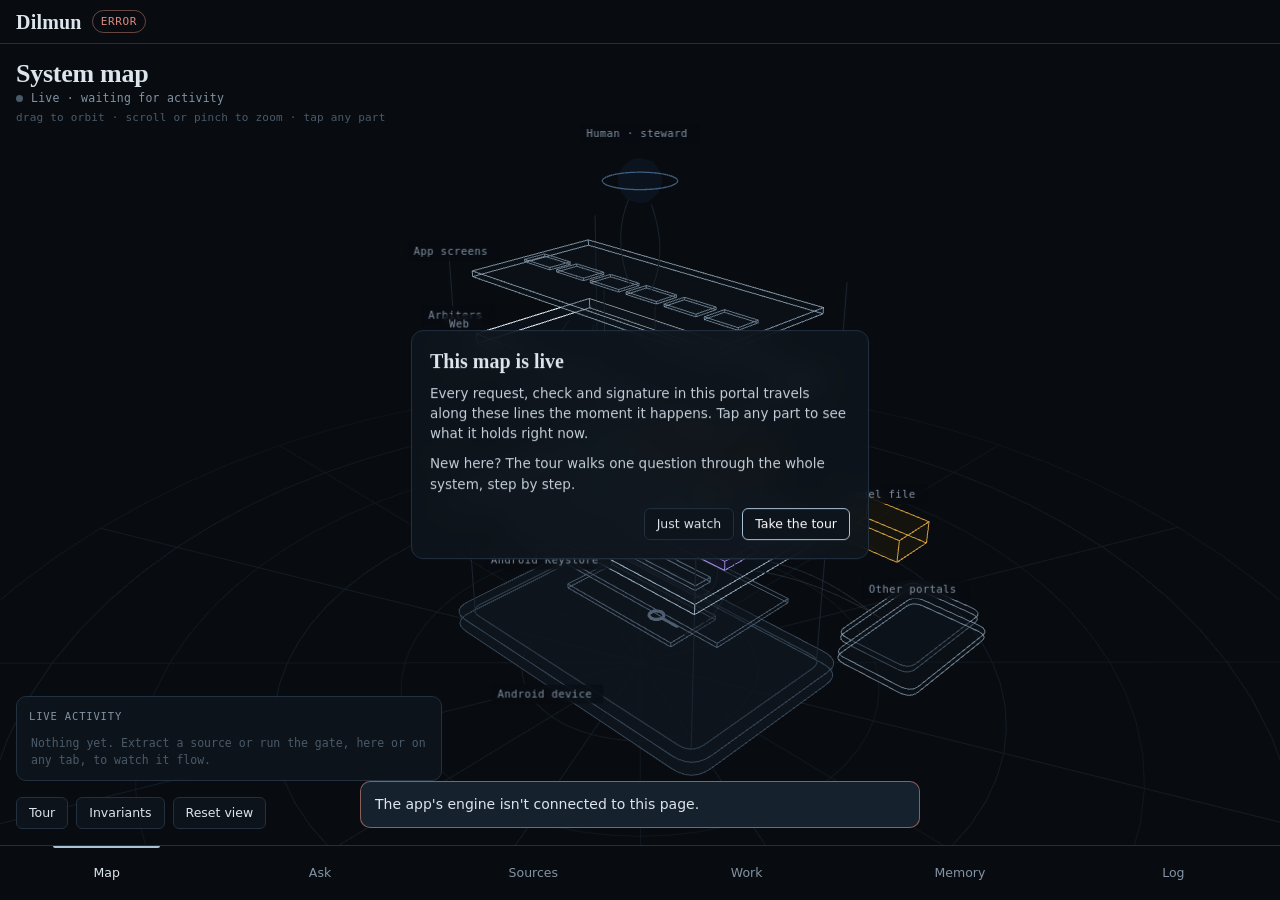
<file: app/src/main/assets/index.html>
<!doctype html>
<html lang="en">
<head>
<meta charset="utf-8">
<meta name="viewport" content="width=device-width, initial-scale=1, viewport-fit=cover">
<title>Dilmun</title>
<link rel="stylesheet" href="app.css">
</head>
<body>
<div id="shell">
  <header class="top">
    <div class="brand">Dilmun</div>
    <span id="status" class="pill">starting</span>
    <span id="statehash" class="hash" title="State hash: the same log gives the same hash on every device"></span>
  </header>

  <main>
    <section id="tab-map" class="tab map-tab">
      <iframe id="map" src="map.html" title="System map"></iframe>
    </section>

    <section id="tab-ask" class="tab ask-tab" hidden>
      <div class="ask">
        <div id="model-card" class="card model-card">
          <div class="card-head">
            <div>
              <div class="label">Model</div>
              <div id="model-title" class="big">No model yet</div>
              <div id="model-meta" class="m mono"></div>
            </div>
            <span id="model-state" class="pill">none</span>
          </div>
          <div id="model-progress" class="progress" hidden><i></i></div>
          <div id="model-help" class="note" hidden>
            <p>The app runs one small model on this phone's processor. It never goes online, so the model comes in as a file:</p>
            <p><b>1.</b> Download LFM2-1.2B in the GGUF format (the plain Q4_K_M file, about 0.7 GB). Other GGUF models work too.</p>
            <div class="row"><button id="btn-get-model" class="small">Open the LFM2-1.2B download page</button></div>
            <p><b>2.</b> Tap <b>Import model file</b> and pick the .gguf file from your downloads. The app checks it, keeps a copy, and records its fingerprint on everything it writes.</p>
          </div>
          <div class="row">
            <button id="btn-import" class="primary small">Import model file</button>
            <button id="btn-load" class="small">Load</button>
            <button id="btn-remove" class="small ghost">Remove</button>
          </div>
          <label class="check"><input type="checkbox" id="use-model"> Use the model for extraction on the Sources tab</label>
          <div class="row tight threads-row">
            <label for="threads" class="m">Threads</label>
            <select id="threads" class="small"></select>
            <span id="threads-note" class="m"></span>
          </div>
          <details id="model-diag" class="diag" hidden>
            <summary>Diagnostics</summary>
            <dl id="model-diag-list"></dl>
          </details>
        </div>

        <div id="thread" class="thread" aria-live="polite"></div>

        <section id="activity" class="activity" hidden aria-label="Activity">
          <button id="activity-head" class="activity-head" aria-expanded="false" aria-controls="activity-list">
            <span id="activity-dot" class="dot"></span>
            <span id="activity-line" class="activity-line"></span>
            <span id="activity-count" class="activity-count"></span>
            <span class="chev" aria-hidden="true">▾</span>
          </button>
          <ol id="activity-list" class="activity-list" hidden></ol>
        </section>

        <form id="composer" class="composer" autocomplete="off">
          <div class="opts">
            <label class="check"><input type="checkbox" id="opt-memory" checked> Use memory</label>
            <label class="check"><input type="checkbox" id="opt-think"> Let it think first</label>
          </div>
          <div class="send-row">
            <label class="sr" for="prompt">Your question</label>
            <textarea id="prompt" rows="1" placeholder="Ask your memory"></textarea>
            <button id="btn-send" type="submit" class="primary">Send</button>
          </div>
        </form>
      </div>
    </section>

    <section id="tab-sources" class="tab" hidden>
      <div class="pad">
        <h2>Sources</h2>
        <p class="lede">Text files the agent may read. The workspace map records what each one holds, so a run on a file that changed is refused until you rescan.</p>
        <div class="row">
          <button id="btn-folder" class="primary">Choose folder</button>
          <button id="btn-samples">Add sample texts</button>
          <button id="btn-rescan">Rescan</button>
        </div>
        <p id="folder-line" class="meta"></p>

        <div id="bulk-card" class="card bulk-card" hidden>
          <div class="card-head">
            <div>
              <div class="label">Bulk extract</div>
              <div id="bulk-title" class="big"></div>
              <div id="bulk-meta" class="m"></div>
            </div>
            <span id="bulk-state" class="pill"></span>
          </div>
          <div id="bulk-progress" class="progress"><i></i></div>
          <div id="bulk-errors" class="why"></div>
          <div class="row tight">
            <button id="btn-bulk-pause" class="small">Pause</button>
            <button id="btn-bulk-resume" class="small primary">Resume</button>
            <button id="btn-bulk-cancel" class="small ghost">Cancel</button>
            <button id="btn-bulk-clear" class="small ghost">Dismiss</button>
          </div>
          <p class="meta">Keep the app open: the screen stays on while a run is going. Each source gets its own directive when its turn comes, and its own signed result.</p>
        </div>

        <div id="select-bar" class="select-bar" hidden>
          <div class="row tight">
            <button id="btn-extract-all" class="primary small">Extract all</button>
            <button id="btn-extract-selected" class="small" disabled>Extract selected</button>
          </div>
          <div class="row tight">
            <button id="btn-select-all" class="small ghost">Select all</button>
            <button id="btn-select-none" class="small ghost">Select none</button>
            <label class="sr" for="select-filter">Select by name</label>
            <input id="select-filter" type="search" class="filter" placeholder="Select by name, e.g. 01-" autocomplete="off">
          </div>
          <label class="check"><input type="checkbox" id="opt-skip" checked> Skip sources already extracted (unless the file changed)</label>
          <p id="select-line" class="meta"></p>
        </div>
        <ul id="source-list" class="list"></ul>
        <div class="note">
          <div class="label">Without a model</div>
          <p>The pattern agent reads lines written as <code>entity | attribute | value</code>, for example <code>aspirin | treats | fever</code>. Each one is quoted exactly from the file, and the arbiters keep it only if the attribute is in the schema:</p>
          <p id="schema-line" class="mono"></p>
          <p id="agent-line">When a model is loaded on the Ask tab, Extract uses it instead: it reads each file a passage at a time and proposes facts with quotes, and the arbiters keep only the facts whose quote is really in the file.</p>
        </div>
      </div>
    </section>

    <section id="tab-work" class="tab" hidden>
      <div class="pad">
        <h2>Work</h2>
        <div class="card">
          <div class="card-head">
            <div>
              <div class="label">Arbiters</div>
              <div id="arb-line" class="big"></div>
            </div>
            <div class="row tight">
              <button id="btn-pause">Pause</button>
              <button id="btn-expire">Expire stale</button>
            </div>
          </div>
          <p class="meta">Pause is a steward action: it's signed with your key and recorded in the log.</p>
        </div>

        <div class="card">
          <div class="card-head">
            <div>
              <div class="label">Promotion gate</div>
              <div class="big">Needs <span id="gate-k">2</span> distinct sources, or your approval</div>
              <div class="meta">Deny a fact and the gate never promotes it, however many sources agree. Edit one to settle your version instead.</div>
            </div>
            <div class="row tight">
              <button id="btn-maintain" class="small">Maintain memory</button>
              <button id="btn-review" class="small">Check claims</button>
              <button id="btn-gate" class="primary">Run the gate</button>
            </div>
          </div>
          <div class="sub">Held</div>
          <ul id="held-list" class="list"></ul>
          <div id="queue-head" class="sub" hidden>Needs you</div>
          <ul id="queue-list" class="list"></ul>
          <div id="denied-head" class="sub" hidden>Denied</div>
          <ul id="denied-list" class="list"></ul>
        </div>

        <div class="card">
          <div class="label">Open directives</div>
          <ul id="dir-list" class="list"></ul>
        </div>

        <div class="card">
          <div class="label">Recent results</div>
          <ul id="result-list" class="list"></ul>
        </div>
      </div>
    </section>

    <section id="tab-memory" class="tab" hidden>
      <div class="pad">
        <h2>Memory</h2>
        <p class="lede">Culture, K: facts that passed the gate. Each one is a copy; the original stays in its episode.</p>
        <label class="search"><span class="sr">Search memory</span><input id="q" type="search" placeholder="Search entities, attributes, values" autocomplete="off"></label>
        <p id="mem-count" class="meta"></p>
        <ul id="mem-list" class="list facts"></ul>
        <div id="claims-head" class="sub" hidden>Settled claims</div>
        <ul id="claims-list" class="list"></ul>
      </div>
    </section>

    <section id="tab-log" class="tab" hidden>
      <div class="pad">
        <h2>Log</h2>
        <p class="lede">Every signed transaction, newest first. Nothing here is ever edited.</p>
        <div class="row">
          <button id="btn-verify" class="primary">Verify the log</button>
        </div>
        <p id="verify-line" class="meta"></p>
        <ul id="log-list" class="list log"></ul>
        <button id="btn-more" class="ghost" hidden>Show older</button>
      </div>
    </section>
  </main>

  <nav class="tabs" aria-label="Sections">
    <button data-tab="map" aria-current="page">Map</button>
    <button data-tab="ask">Ask</button>
    <button data-tab="sources">Sources</button>
    <button data-tab="work">Work</button>
    <button data-tab="memory">Memory</button>
    <button data-tab="log">Log</button>
  </nav>
</div>

<div id="sheet" hidden>
  <div class="sheet-card" role="dialog" aria-modal="true" aria-labelledby="sheet-title">
    <div class="card-head">
      <div>
        <div id="sheet-kicker" class="label"></div>
        <div id="sheet-title" class="big"></div>
      </div>
      <button id="sheet-close" aria-label="Close">✕</button>
    </div>
    <pre id="sheet-body"></pre>
  </div>
</div>
<div id="toast" role="status" aria-live="polite" hidden></div>

<script src="app.js"></script>
</body>
</html>
</file>
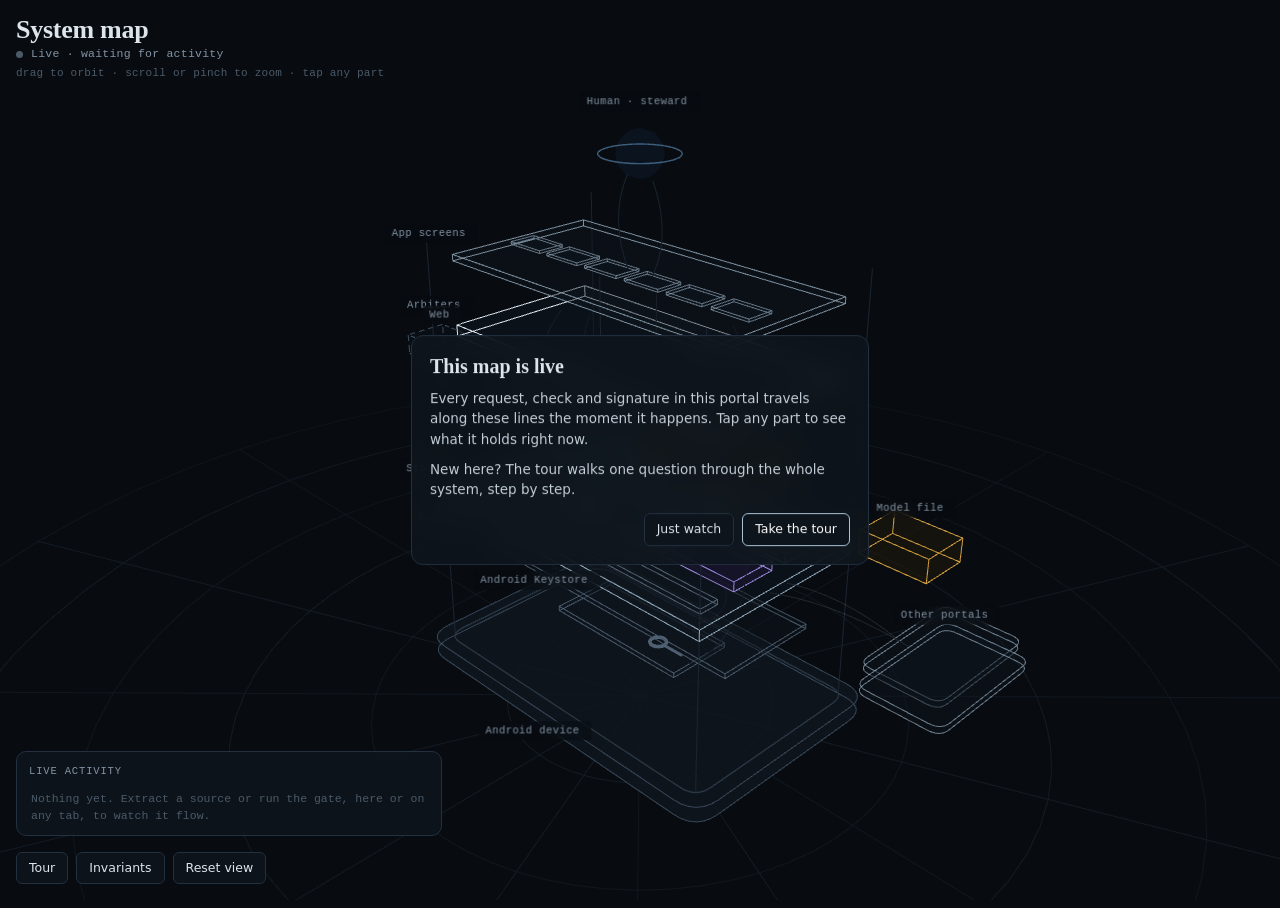
<file: app/src/main/assets/map.html>
<!doctype html>
<html lang="en">
<head>
<meta charset="utf-8">
<meta name="viewport" content="width=device-width, initial-scale=1, viewport-fit=cover">
<title>Dilmun Portal Map</title>
<style>
  [hidden]{display:none!important}
  :root{
    color-scheme: dark;
    --bg:#080C11; --ink:#DCE4EC; --muted:#8393A3; --faint:#4B5A69;
    --surface:rgba(14,21,29,.86); --line:#223040;
    --steel:#A9C2D6; --human:#6FA8DC; --agent:#D9A441; --dream:#9C8CE0; --good:#7FB89A; --bad:#D98A7E;
    --display:"Newsreader", Georgia, "Times New Roman", serif;
    --body:"Hanken Grotesk", "Segoe UI", system-ui, -apple-system, Helvetica, Arial, sans-serif;
    --mono:"JetBrains Mono", ui-monospace, SFMono-Regular, Menlo, Consolas, monospace;
  }
  html,body{height:100%}
  body{background:var(--bg); color:var(--ink); font-family:var(--body); font-size:14px; overflow:hidden}
  #app{position:fixed; inset:0}
  #stage{position:absolute; inset:0; touch-action:none; cursor:grab}
  #stage.dragging{cursor:grabbing}
  #stage.hovering{cursor:pointer}
  canvas{display:block}
  #tags{position:absolute; inset:0; pointer-events:none; overflow:hidden}
  .tag{position:absolute; left:0; top:0; transform:translate(-50%,-100%); white-space:nowrap;
    font:500 10.5px/1 var(--mono); letter-spacing:.04em; color:var(--muted); padding:4px 6px;
    pointer-events:auto; cursor:pointer; border-radius:3px; transition:color .2s, opacity .2s, background .2s;
    background:rgba(8,12,17,.55); border:0}
  .tag:hover,.tag:focus-visible{color:var(--ink); outline:none; background:rgba(34,48,64,.8)}
  .tag.on{color:var(--ink)}
  .tag.dim{opacity:.35}
  .tag.small{font-size:9.5px}

  header{position:absolute; top:calc(16px + env(safe-area-inset-top,0px)); left:16px; right:16px; pointer-events:none;
    display:flex; flex-direction:column; gap:4px; max-width:420px}
  header h1{margin:0; font:600 26px/1.05 var(--display); letter-spacing:-.01em; text-wrap:balance}
  header p{margin:0; color:var(--muted); font-size:13px}
  header .hint{font:400 11px/1.4 var(--mono); color:var(--faint); letter-spacing:.02em}

  .controls{position:absolute; left:16px; bottom:calc(16px + env(safe-area-inset-bottom,0px)); display:flex; flex-wrap:wrap; gap:8px}
  button{font:500 12.5px/1 var(--body); color:var(--ink); background:var(--surface); border:1px solid var(--line);
    border-radius:6px; padding:9px 12px; cursor:pointer; backdrop-filter:blur(6px); -webkit-backdrop-filter:blur(6px)}
  button:hover{border-color:#3A4B5C}
  button:focus-visible{outline:2px solid var(--steel); outline-offset:2px}
  button[aria-pressed="true"]{border-color:var(--steel); color:#fff}

  #panel{position:absolute; top:calc(16px + env(safe-area-inset-top,0px)); right:16px; width:340px; max-height:calc(100% - 32px - env(safe-area-inset-top,0px) - env(safe-area-inset-bottom,0px));
    overflow:auto; background:var(--surface); border:1px solid var(--line); border-radius:10px; padding:18px 18px 16px;
    backdrop-filter:blur(10px); -webkit-backdrop-filter:blur(10px); display:flex; flex-direction:column; gap:12px}
  #panel .top{display:flex; align-items:flex-start; justify-content:space-between; gap:12px}
  #panel .kicker{font:500 10.5px/1.3 var(--mono); letter-spacing:.08em; text-transform:uppercase; color:var(--muted)}
  #panel h2{margin:4px 0 0; font:600 22px/1.15 var(--display); text-wrap:balance}
  #panel .live{font:500 11.5px/1.45 var(--mono); color:#C9D6E2; background:rgba(34,48,64,.45); border-radius:6px; padding:8px 10px}
  #panel .swatch{display:inline-block; width:8px; height:8px; border-radius:50%; margin-right:8px; vertical-align:1px}
  #panel p{margin:0; line-height:1.55; color:#C3CDD7}
  #panel ul{margin:0; padding-left:0; list-style:none; display:flex; flex-direction:column; gap:6px}
  #panel li{position:relative; padding-left:14px; line-height:1.45; color:#B7C2CD; font-size:13px}
  #panel li::before{content:""; position:absolute; left:0; top:.62em; width:5px; height:1px; background:var(--muted)}
  #panel .sec{font:500 10.5px/1 var(--mono); letter-spacing:.08em; text-transform:uppercase; color:var(--faint); margin-top:2px}
  .chips{display:flex; flex-wrap:wrap; gap:6px}
  .chip{font:500 11.5px/1 var(--body); padding:6px 8px; border-radius:4px; background:rgba(34,48,64,.55); border:1px solid transparent; color:var(--ink)}
  .chip:hover{border-color:#3A4B5C}
  .chip .n{font-family:var(--mono); color:var(--muted); margin-right:5px}
  #close{padding:6px 9px; font-size:15px; line-height:1}
  .inv{display:flex; flex-direction:column; gap:4px}
  .inv button{display:grid; grid-template-columns:26px 1fr; gap:6px; text-align:left; background:transparent; border:1px solid transparent; padding:8px 6px; border-radius:6px; line-height:1.35; backdrop-filter:none}
  .inv button:hover{background:rgba(34,48,64,.4)}
  .inv button[aria-pressed="true"]{background:rgba(34,48,64,.7); border-color:var(--line)}
  .inv .n{font:500 11px/1.35 var(--mono); color:var(--muted); padding-top:1px}
  .inv .t{font-weight:600}
  .inv .d{grid-column:2; color:#AEB9C4; font-weight:400; font-size:12.5px}
  .foot{font:400 11px/1.5 var(--mono); color:var(--faint)}

  #walk{position:absolute; left:50%; transform:translateX(-50%); bottom:calc(16px + env(safe-area-inset-bottom,0px)); width:min(560px, calc(100% - 32px));
    background:var(--surface); border:1px solid var(--line); border-radius:10px; padding:12px 12px 12px 16px;
    backdrop-filter:blur(10px); -webkit-backdrop-filter:blur(10px); display:grid; grid-template-columns:1fr auto; gap:10px; align-items:center}
  #walk .count{font:500 10.5px/1 var(--mono); color:var(--muted); letter-spacing:.06em}
  #walk .title{font:600 16px/1.2 var(--display); margin-top:4px}
  #walk .text{color:#B7C2CD; line-height:1.45; font-size:13px; margin-top:4px}
  #walk .btns{display:flex; gap:6px}
  #walk .btns button{padding:8px 10px}
  .bar{grid-column:1 / -1; height:2px; background:var(--line); border-radius:2px; overflow:hidden}
  .bar i{display:block; height:100%; width:0; background:var(--steel); transition:width .3s}

  .tag .c{color:var(--faint); margin-left:6px}
  .tag.hot{color:#fff; background:rgba(34,48,64,.9)}
  .tag.hot.bad{color:#F2C2BA}

  header .status{display:flex; align-items:center; gap:8px; font:500 11.5px/1.3 var(--mono); color:var(--muted); letter-spacing:.02em}
  .dot{width:7px; height:7px; border-radius:50%; background:var(--faint); flex:none}
  .dot.on{background:var(--good); box-shadow:0 0 0 0 rgba(127,184,154,.6); animation:beat 1.2s ease-out infinite}
  .dot.tour{background:var(--steel)}
  .dot.paused{background:var(--agent)}
  @keyframes beat{ 0%{box-shadow:0 0 0 0 rgba(127,184,154,.6)} 100%{box-shadow:0 0 0 7px rgba(127,184,154,0)} }

  #feed{position:absolute; left:16px; bottom:calc(64px + env(safe-area-inset-bottom,0px)); width:min(400px, calc(100% - 32px));
    background:var(--surface); border:1px solid var(--line); border-radius:10px; padding:10px 12px;
    backdrop-filter:blur(10px); -webkit-backdrop-filter:blur(10px); display:flex; flex-direction:column; gap:8px}
  #feed .head{display:flex; align-items:center; justify-content:space-between; gap:8px}
  #feed .label{font:500 10.5px/1 var(--mono); letter-spacing:.08em; text-transform:uppercase; color:var(--muted); background:none; border:0; padding:4px 0; backdrop-filter:none}
  #feed .acts{display:flex; gap:6px; flex-wrap:wrap; justify-content:flex-end}
  #feed .acts button{padding:6px 9px; font-size:11.5px}
  #feed ol{margin:0; padding:0; list-style:none; display:flex; flex-direction:column; gap:2px; max-height:132px; overflow:hidden}
  #feed.open ol{max-height:40vh; overflow:auto}
  #feed li{display:grid; grid-template-columns:56px 10px 1fr; gap:6px; align-items:baseline; font:400 11.5px/1.45 var(--mono); color:#B7C2CD;
    cursor:pointer; border-radius:4px; padding:1px 2px; animation:in .35s ease-out}
  #feed li:hover{background:rgba(34,48,64,.5)}
  #feed li .tm{color:var(--faint)}
  #feed li .sw{width:6px; height:6px; border-radius:50%; align-self:center}
  #feed li.bad{color:#E6B1A8}
  #feed li.good{color:#BFE0CD}
  #feed li.old{opacity:.55}
  #feed .empty{color:var(--faint); font:400 11.5px/1.5 var(--mono); cursor:default; display:block; animation:none}
  @keyframes in{ from{opacity:0; transform:translateY(4px)} to{opacity:1; transform:none} }

  #coach{position:absolute; left:50%; top:50%; transform:translate(-50%,-50%); width:min(420px, calc(100% - 32px));
    background:var(--surface); border:1px solid var(--line); border-radius:12px; padding:18px;
    backdrop-filter:blur(12px); -webkit-backdrop-filter:blur(12px); display:flex; flex-direction:column; gap:10px}
  #coach h2{margin:0; font:600 20px/1.2 var(--display)}
  #coach p{margin:0; color:#C3CDD7; line-height:1.5; font-size:13.5px}
  #coach .row{display:flex; gap:8px; justify-content:flex-end; margin-top:4px}
  #coach .primary{border-color:var(--steel); color:#fff}

  @media (max-width:720px){
    header h1{font-size:22px}
    header .hint{display:none}
    #panel{top:auto; bottom:calc(64px + env(safe-area-inset-bottom,0px)); left:16px; right:16px; width:auto; max-height:48%}
    #walk{bottom:calc(64px + env(safe-area-inset-bottom,0px))}
    .controls{left:16px; right:16px}
    #app.touring #panel{bottom:calc(176px + env(safe-area-inset-bottom,0px)); max-height:36%}
    #feed ol{max-height:44px}
    #feed.open ol{max-height:34vh}
  }
  @media (prefers-reduced-motion: reduce){ .bar i{transition:none} .dot.on{animation:none} #feed li{animation:none} }
</style>
</head>
<body>

<div id="app">
  <div id="stage" aria-label="Interactive 3D map of the Dilmun portal Android app. Every part can also be reached with the labels, which are buttons."></div>
  <div id="tags"></div>
  <header>
    <h1>System map</h1>
    <div class="status" role="status" aria-live="polite"><span id="liveDot" class="dot"></span><span id="liveText">Live · waiting for activity</span></div>
    <span class="hint">drag to orbit · scroll or pinch to zoom · tap any part</span>
  </header>
  <section id="feed" aria-label="Live activity">
    <div class="head">
      <button id="feedToggle" class="label" aria-expanded="false">Live activity</button>
      <div class="acts" id="acts"></div>
    </div>
    <ol id="feedList"></ol>
  </section>
  <div class="controls">
    <button id="btnWalk" aria-pressed="false">Tour</button>
    <button id="btnInv" aria-pressed="false">Invariants</button>
    <button id="btnReset">Reset view</button>
  </div>
  <div id="coach" hidden role="dialog" aria-labelledby="coachTitle">
    <h2 id="coachTitle">This map is live</h2>
    <p>Every request, check and signature in this portal travels along these lines the moment it happens. Tap any part to see what it holds right now.</p>
    <p>New here? The tour walks one question through the whole system, step by step.</p>
    <div class="row">
      <button id="coachSkip">Just watch</button>
      <button id="coachTour" class="primary">Take the tour</button>
    </div>
  </div>
  <aside id="panel" hidden aria-live="polite"></aside>
  <div id="walk" hidden>
    <div>
      <div class="count" id="wCount"></div>
      <div class="title" id="wTitle"></div>
      <div class="text" id="wText"></div>
    </div>
    <div class="btns">
      <button id="wPrev" aria-label="Previous step">‹</button>
      <button id="wPlay" aria-label="Pause">❚❚</button>
      <button id="wNext" aria-label="Next step">›</button>
      <button id="wClose" aria-label="Stop the walkthrough">✕</button>
    </div>
    <div class="bar"><i id="wBar"></i></div>
  </div>
</div>

<script src="three.min.js"></script>
<script>
(function(){
"use strict";
const reduced = window.matchMedia && matchMedia("(prefers-reduced-motion: reduce)").matches;
/* live numbers from the app, sent by the page that embeds this map */
let LIVE = null, running = true;
function liveLine(id){
  const s = LIVE; if (!s) return null;
  const n = (x, one, many) => x + " " + (x === 1 ? one : many);
  switch (id){
    case "store": return "On this device: " + n(s.txs, "transaction", "transactions") + " · state " + s.state;
    case "culture": return "On this device: " + n(s.culture, "settled fact", "settled facts");
    case "episodes": return "On this device: " + n(s.results, "result", "results");
    case "map": return "On this device: " + n(s.sources, "source", "sources") + " mapped";
    case "registry": return "On this device: " + s.skill + " · tools " + (s.tools || []).join(", ");
    case "arbiters": return "On this device: " + n(s.open, "open directive", "open directives") + (s.paused ? " · paused by the steward" : "") + (s.frozen ? " · frozen after a fork" : "");
    case "agent": return "Extract uses: " + (s.agent && s.agent.indexOf("model:") === 0 ? "the model, " + s.agent.split(":")[1] : "the pattern agent (no model loaded)");
    case "model": return s.model && s.model.name ? "On this device: " + s.model.name + (s.model.loaded ? " · loaded" : " · not loaded") + " · fingerprint " + String(s.model.id).split(":").pop() : "No model file yet: import one on the Ask tab.";
    case "ui": return "Tabs: Map · Ask · Sources · Work · Memory · Log";
    case "dspace": return "The dream cycle arrives in a later build.";
    case "background": return "In this build, work runs while the app is open. Background work arrives later.";
    case "keystore": return "This portal: " + s.portal;
    case "ledger": return "On this device: " + n(s.held, "fact", "facts") + " held for approval";
    case "portals": return "Sync arrives in a later build.";
    case "human": return s.paused ? "You have paused the arbiters." : null;
    default: return null;
  }
}
window.addEventListener("message", ev => {
  if (ev.source !== window.parent) return;
  const d = ev.data || {};
  if (d.type === "stats"){ LIVE = d.stats; if (typeof selected !== "undefined" && selected) renderInfo(selected); if (typeof liveStats === "function") liveStats(); }
  if (d.type === "hello"){ window.parent.postMessage({ type:"ready" }, "*"); return; }
  if (d.type === "trace" && typeof takeTrace === "function") takeTrace(d.events || [], !!d.backlog);
  if (d.type === "visible"){ const was = running; running = !!d.visible; if (running && !was){ last = performance.now(); if (typeof catchUp === "function") catchUp(); requestAnimationFrame(frame); } }
});

/* ------------------------------------------------------------ content */
const ROLE = { core:0xA9C2D6, steer:0x6F9CC4, human:0x6FA8DC, agent:0xD9A441, dream:0x9C8CE0, dim:0x56697C, key:0xDCE4EC };
const CSS = { core:"#A9C2D6", steer:"#6F9CC4", human:"#6FA8DC", agent:"#D9A441", dream:"#9C8CE0", dim:"#56697C", key:"#DCE4EC" };

const INFO = {
  device:{ name:"Android device", role:"core", kicker:"hardware",
    desc:"Everything inside the glass case runs in one app on one device. Nothing needs a server; the portal works offline and syncs when it can.",
    facts:["Holds the app, the model file and the store","Any phone or tablet with enough memory for a 1B model in 4-bit"] },
  ui:{ name:"App screens", role:"core", kicker:"interface · six tabs",
    desc:"Six tabs. The screens never write to the log themselves: every change goes to the arbiters and is committed as a signed transaction.",
    facts:["Map: this map, with live numbers from the device","Ask: import and load the model, then ask. Answers cite the settled facts they were given; nothing said here is written to the log","Sources: pick a folder or add the sample texts, and extract facts from a file","Work: the arbiters' state, pause, the promotion gate and the items held for your approval","Memory: the settled facts, K, with their support","Log: every signed transaction, and a full re-check from disk"] },
  arbiters:{ name:"Arbiters", role:"key", kicker:"fixed rules · foreground service",
    desc:"They turn a question into directives, deploy the agent, check what comes back and commit one signed transaction per result. Their state is never saved on its own: at every startup they rebuild it by replaying the log.",
    facts:["State: open directives, limits, pending approvals, pause, policy version","Quotes must match the source exactly","Tools must be allowed by the skill: the pinned version, narrowed by the current one","A result stops at its budget; no run after expiry","Nothing happens while paused, or after this portal's chain forks"] },
  agent:{ name:"Agent", role:"agent", kicker:"the local model · proposes only",
    desc:"A small model in 4-bit (LFM2-1.2B recommended), imported on the Ask tab and run on the phone's processor. On a directive it reads the one source named, a passage at a time, and proposes facts; on a delegated check it answers yes or no. It holds no key the store trusts, so nothing it writes reaches the log directly. Without a model, a simple pattern agent takes its place.",
    facts:["Loads when the first directive needs it, unloads when idle","Keeps nothing between runs","Its raw output is recorded; replay never calls it again"] },
  source:{ name:"Source", role:"steer", kicker:"variable · set by each directive",
    desc:"A book database or files on the device today, whitelisted websites later. The agent may read only the source its directive names, and only if the workspace map has it with the same content hash.",
    facts:["Changed since the directive? The run is refused until a rescan"] },
  model:{ name:"Model file", role:"agent", kicker:"downloaded once",
    desc:"LFM2-1.2B recommended (it made the fewest false agreements as the arbiters' verifier); MiniCPM5-1B and others work too. You download the GGUF file and import it on the Ask tab; the app never goes online. Its fingerprint (SHA-256) is named on every result it produced, so you can always tell which model said what.",
    facts:["Recorded as modelHash on each result"] },
  web:{ name:"Web", role:"dim", kicker:"later",
    desc:"Whitelisted sites only, cached as sources before any agent reads them. Stays off until the allowlist policy is decided.",
    facts:[] },
  store:{ name:"Store", role:"core", kicker:"SQLite · append-only",
    desc:"One log of signed, hash-chained transactions. Memory, permissions and history are all derived from it. Nothing is edited in place; only a steward-signed excision removes content, and the headers survive it.",
    facts:["Datoms indexed four ways: EAVT, AEVT, AVET, VAET","FTS5 for BM25 over quotes and notes","Materialized K, rebuilt if a fork proof arrives","Snapshots for a fast startup"] },
  registry:{ name:"Skill registry", role:"steer", kicker:"steers every run",
    desc:"Which tools each skill may use, by version. The steward publishes versions and a published version never changes. A directive pins one; tightening applies at once, loosening needs a new directive.",
    facts:[] },
  map:{ name:"Workspace map", role:"steer", kicker:"steers every run",
    desc:"What each source on this device holds, as content hashes, kept current by the scanner. A directive can only name a mapped source, and records the hash it saw.",
    facts:["The Android version of the Obsidian folder map"] },
  schema:{ name:"Schema", role:"core", kicker:"steward-signed · versioned",
    desc:"Attributes are data. Each one declares one or many values, whether it is a unique identity, and whether it is a claim settled by evidence or a state settled by valid time.",
    facts:["Same identity, same entity, on every portal"] },
  episodes:{ name:"Episodes", role:"core", kicker:"quarantine",
    desc:"One per directive: the model's proposal exactly as returned, and the facts that passed the checks. Their contents stay on this device; other portals get only the headers.",
    facts:["A device restored from an old backup loses contents written after it (open decision)"] },
  culture:{ name:"Culture · K", role:"key", kicker:"settled memory",
    desc:"Only the promotion gate writes here. It copies a fact once k distinct sources agree, or the steward approves it. A retracted fact needs fresh evidence to return. Queries and new directives read from here.",
    facts:["K = C∘F: filter, then resolve conflicts by a content-only order"] },
  dspace:{ name:"D-space", role:"dream", kicker:"dream journal",
    desc:"Overnight, the dream cycle joins culture facts into hypotheses. They are labelled as dreams, rank below every observation and never trigger an action. You review them in the app.",
    facts:["Running it twice changes nothing"] },
  ledger:{ name:"Decisions and proofs", role:"dim", kicker:"in the log",
    desc:"Every promotion and refusal, retraction, expiry, excision tombstone and fork proof. Facts are named by hash, so an excision leaves nothing readable behind.",
    facts:[] },
  background:{ name:"Background work", role:"dim", kicker:"WorkManager",
    desc:"Runs when the phone allows it: the dream cycle while charging and idle, the scanner that keeps the workspace map current, and sync when a network is there.",
    facts:["The scanner and expiry keep running while paused"] },
  keystore:{ name:"Android Keystore", role:"dim", kicker:"signing key",
    desc:"Holds this portal's signing key. Every transaction the arbiters commit is signed with it. The key never enters the model's context.",
    facts:[] },
  portals:{ name:"Other portals", role:"core", kicker:"sync",
    desc:"Other devices running the app. They exchange signed transactions: fork proofs first, then the steward's, then the rest. Merge is set union plus a fixed replay order, so every portal converges whatever order it syncs in.",
    facts:["Episode contents stay on the device that made them"] },
  human:{ name:"Human · steward", role:"human", kicker:"you",
    desc:"Asks questions, approves held promotions and reviews the D-space. The only one who can change the schema, publish skills, excise or pause. Signs with their own key.",
    facts:[] }
};

const INVARIANTS = [
  [1,"Append-only","Nothing is changed in place. Only a steward-signed excision removes content, and headers survive it.",["store","ledger"]],
  [2,"One signed transaction per fact","Every datom belongs to exactly one transaction, and every signature verifies.",["store","keystore"]],
  [3,"Deterministic replay","The same transactions rebuild the same state, whatever order they are read in.",["arbiters","store"]],
  [4,"The model never commits","Only arbiter code signs. Anything the agent signs is refused.",["agent","arbiters","keystore"]],
  [5,"Recorded, never re-run","The model's raw output is stored. Replay reads it and never calls the model.",["agent","episodes"]],
  [6,"Culture only through the gate","Promotion copies a fact into culture. The original stays in its episode.",["episodes","culture"]],
  [7,"Dreams stay below","Hypotheses rank under every observation and never trigger an action.",["dspace","culture","arbiters"]],
  [8,"Deterministic identity","The same identity gives the same entity on every portal.",["schema","portals"]],
  [9,"Repeatable queries","A database value pinned by each portal's chain head gives the same answer every time.",["store","culture"]],
  [10,"Order-independence","Portals converge whatever order they sync in.",["portals","store"]],
  [11,"Steward-only powers","Only the steward changes the schema, publishes skills, approves held items, excises or pauses.",["human","schema","registry","ledger"]],
  [12,"Forks are caught","Two branches of one portal's chain are proven, both stop counting, and every portal converges.",["portals","ledger","keystore"]],
  [13,"Registry and map steer every run","Tools come from the skill's versions; the source was mapped with the same hash.",["registry","map","arbiters","source"]],
  [14,"A directive ends once","One result before expiry and within budget, or one expiry after it.",["arbiters","ledger"]]
];

const STEPS = [
  ["Ask","You ask on the Ask tab, or tap Extract on a source.",["q"],"ui"],
  ["Hand to the arbiters","The screen passes it on. It writes nothing itself.",["h"],"arbiters"],
  ["Steer","The arbiters choose a skill from the registry and a source from the workspace map.",["s1","s2"],"arbiters"],
  ["Directive","A directive is committed: skill version, source hash, budget, expiry. The agent is deployed with it.",["d"],"agent"],
  ["Load the model","The first directive loads the model file into memory.",["m"],"agent"],
  ["Read","The agent reads only the source its directive names.",["r"],"source"],
  ["Propose","It returns proposed facts, each with an exact quote.",["p"],"arbiters"],
  ["Check and commit","Quotes, schema, tools and budget are checked. One signed transaction lands in an episode.",["c","k"],"episodes"],
  ["Promote","When k distinct sources agree, the gate copies the fact into culture.",["g"],"culture"],
  ["Dream","While the phone charges overnight, the dream cycle writes hypotheses to the D-space.",["bg","dr"],"dspace"],
  ["Review","The answer appears on Ask, citing the facts it used. Anything held for your approval waits on Work.",["rv","a"],"ui"],
  ["Sync","When a network is there, portals exchange signed transactions and converge.",["sy1","sy2"],"portals"]
];

/* ------------------------------------------------------------ three setup */
const stage = document.getElementById("stage");
const panel = document.getElementById("panel");
const tagsEl = document.getElementById("tags");
let renderer;
try {
  renderer = new THREE.WebGLRenderer({ antialias:true });
} catch(e) {
  stage.innerHTML = '<p style="padding:120px 16px;color:#8393A3">This map needs WebGL, which this browser has turned off.</p>';
  return;
}
renderer.setPixelRatio(Math.min(window.devicePixelRatio || 1, 2));
renderer.setClearColor(0x080C11, 1);
stage.appendChild(renderer.domElement);

const scene = new THREE.Scene();
scene.fog = new THREE.Fog(0x080C11, 26, 58);
const camera = new THREE.PerspectiveCamera(38, 1, 0.1, 200);

const E = {};          // element id → { pos, mats:[{m,base}], fills:[{m,base}], tag }
const pickables = [];

function lineMat(color, opacity, dashed){
  const m = dashed
    ? new THREE.LineDashedMaterial({ color, transparent:true, opacity, dashSize:.14, gapSize:.1 })
    : new THREE.LineBasicMaterial({ color, transparent:true, opacity });
  return m;
}
function fillMat(color, opacity){
  return new THREE.MeshBasicMaterial({ color, transparent:true, opacity, depthWrite:false });
}
function reg(id, pos, tagOffset, opts){
  opts = opts || {};
  E[id] = E[id] || { id, pos:pos.clone(), mats:[], fills:[], priority: opts.priority || 0 };
  E[id].tagPos = pos.clone().add(tagOffset || new THREE.Vector3(0,.5,0));
  E[id].small = !!opts.small;
  return E[id];
}
function addSolid(id, geo, pos, color, o){
  o = o || {};
  const el = E[id];
  const fill = new THREE.Mesh(geo, fillMat(o.fillColor || 0x0E151D, o.fill == null ? .6 : o.fill));
  fill.position.copy(pos);
  fill.userData.id = id;
  scene.add(fill);
  pickables.push(fill);
  el.fills.push({ m:fill.material, base:fill.material.opacity });
  const edges = new THREE.LineSegments(new THREE.EdgesGeometry(geo, 25), lineMat(color, o.line == null ? .85 : o.line, o.dashed));
  edges.position.copy(pos);
  if (o.dashed) edges.computeLineDistances();
  scene.add(edges);
  el.mats.push({ m:edges.material, base:edges.material.opacity });
  return fill;
}
function roundedSlab(w, d, h, r){
  const s = new THREE.Shape(), x = -w/2, y = -d/2;
  s.moveTo(x+r, y); s.lineTo(x+w-r, y); s.quadraticCurveTo(x+w, y, x+w, y+r);
  s.lineTo(x+w, y+d-r); s.quadraticCurveTo(x+w, y+d, x+w-r, y+d);
  s.lineTo(x+r, y+d); s.quadraticCurveTo(x, y+d, x, y+d-r);
  s.lineTo(x, y+r); s.quadraticCurveTo(x, y, x+r, y);
  const g = new THREE.ExtrudeGeometry(s, { depth:h, bevelEnabled:false, curveSegments:6 });
  g.rotateX(-Math.PI/2); g.translate(0, -h/2, 0);
  return g;
}
const V = (x,y,z) => new THREE.Vector3(x,y,z);

/* ground */
const grid = new THREE.PolarGridHelper(16, 16, 6, 64, 0x16202B, 0x121A23);
grid.position.y = -0.6;
grid.material.transparent = true; grid.material.opacity = .7;
scene.add(grid);

/* device */
reg("device", V(0,0,0), V(0,-.2,2.75));
addSolid("device", roundedSlab(7.6, 4.8, .32, .55), V(0,0,0), 0x3A4B5C, { fill:.9, line:.9 });
{ // screen outline + camera dot
  const g = roundedSlab(7.0, 4.2, .01, .38);
  const l = new THREE.LineSegments(new THREE.EdgesGeometry(g, 25), lineMat(0x2A3846, .9));
  l.position.set(0,.17,0); scene.add(l); E.device.mats.push({ m:l.material, base:.9 });
  const dot = new THREE.Mesh(new THREE.CircleGeometry(.07, 16), new THREE.MeshBasicMaterial({ color:0x2A3846 }));
  dot.rotation.x = -Math.PI/2; dot.position.set(0,.18,-2.25); scene.add(dot);
}
/* glass case: faint verticals from the device up to the screens layer */
{
  const pts = [];
  [[-3.4,-2.0],[3.4,-2.0],[-3.4,2.0],[3.4,2.0]].forEach(([x,z]) => { pts.push(V(x,.2,z), V(x,8.7,z)); });
  const g = new THREE.BufferGeometry().setFromPoints(pts);
  const l = new THREE.LineSegments(g, lineMat(0x1C2733, .9));
  scene.add(l);
}

/* layers, top to bottom */
reg("ui", V(0,8.2,0), V(-3.95,.1,1.5));
addSolid("ui", new THREE.BoxGeometry(6.4,.12,3.2), V(0,8.2,0), ROLE.core, { fill:.45, line:.7 });
[-2.5,-1.5,-.5,.5,1.5,2.5].forEach(x => addSolid("ui", new THREE.BoxGeometry(.8,.05,.55), V(x,8.3,.2), ROLE.core, { fill:.5, line:.55 }));

reg("arbiters", V(0,6.8,0), V(-3.95,.1,1.5));
addSolid("arbiters", new THREE.BoxGeometry(6.4,.22,3.2), V(0,6.8,0), ROLE.key, { fill:.55, line:1 });

reg("source", V(-1.7,5.3,0), V(0,.55,0), { priority:1 });
addSolid("source", new THREE.BoxGeometry(2.3,.55,1.6), V(-1.7,5.3,0), ROLE.steer, { fill:.35, line:.95, dashed:true });
reg("agent", V(1.7,5.3,0), V(0,.55,0), { priority:1 });
addSolid("agent", new THREE.BoxGeometry(2.3,.55,1.6), V(1.7,5.3,0), ROLE.agent, { fill:.55, line:1, fillColor:0x1E170B });

reg("store", V(0,3.4,0), V(-4.15,.1,1.9));
addSolid("store", new THREE.BoxGeometry(6.8,.22,4.0), V(0,3.4,0), ROLE.core, { fill:.55, line:.85 });
const TY = 3.62;
function tile(id, x, z, color, fillColor, fill){
  reg(id, V(x,TY,z), V(0,.33,0), { priority:1, small:true });
  addSolid(id, new THREE.BoxGeometry(1.75,.2,1.0), V(x,TY,z), color, { fill: fill == null ? .7 : fill, line:.95, fillColor: fillColor || 0x0E151D });
}
tile("registry",-2.15,-1.1, ROLE.steer, 0x13263B, .85);
tile("map",      0,   -1.1, ROLE.steer, 0x13263B, .85);
tile("schema",   2.15,-1.1, ROLE.core);
tile("episodes",-2.15, .25, ROLE.core);
tile("culture",  0,    .25, ROLE.key, 0x121C26, .85);
tile("dspace",   2.15, .25, ROLE.dream, 0x17132A, .85);
reg("ledger", V(0,3.57,1.45), V(0,.25,.05), { priority:1, small:true });
addSolid("ledger", new THREE.BoxGeometry(6.2,.1,.42), V(0,3.57,1.45), ROLE.dim, { fill:.7, line:.9 });

reg("background", V(0,2.05,0), V(-3.95,.05,1.0));
addSolid("background", new THREE.BoxGeometry(6.4,.1,2.2), V(0,2.05,0), ROLE.dim, { fill:.45, line:.8 });
reg("keystore", V(0,1.05,0), V(-2.4,.05,.6));
addSolid("keystore", new THREE.BoxGeometry(3.2,.1,1.4), V(0,1.05,0), ROLE.dim, { fill:.5, line:.8 });
{ // a small key glyph on the keystore plate
  const ring = new THREE.Mesh(new THREE.TorusGeometry(.16,.035,8,24), new THREE.MeshBasicMaterial({ color:ROLE.dim, transparent:true, opacity:.9 }));
  ring.rotation.x = -Math.PI/2; ring.position.set(.7,1.12,.2); scene.add(ring);
  const bit = new THREE.Mesh(new THREE.BoxGeometry(.5,.03,.05), ring.material);
  bit.position.set(1.08,1.12,.2); scene.add(bit);
  E.keystore.mats.push({ m:ring.material, base:.9 });
}

/* outside */
reg("human", V(0,10.35,0), V(0,.7,0), { priority:1 });
const humanGeo = new THREE.IcosahedronGeometry(.42, 1);
addSolid("human", humanGeo, V(0,10.35,0), ROLE.human, { fill:.5, line:.9, fillColor:0x0F1C2B });
const halo = new THREE.Mesh(new THREE.TorusGeometry(.7,.012,6,64), new THREE.MeshBasicMaterial({ color:ROLE.human, transparent:true, opacity:.5 }));
halo.position.set(0,10.35,0); halo.rotation.x = Math.PI/2; scene.add(halo);
E.human.mats.push({ m:halo.material, base:.5 });

reg("model", V(5.9,5.3,0), V(0,.5,0), { priority:1 });
addSolid("model", new THREE.BoxGeometry(1.25,.42,.9), V(5.9,5.3,0), ROLE.agent, { fill:.6, line:.95, fillColor:0x1E170B });
reg("web", V(-5.9,5.3,0), V(0,.5,0), { priority:1 });
addSolid("web", new THREE.BoxGeometry(1.25,.42,.9), V(-5.9,5.3,0), ROLE.dim, { fill:.25, line:.7, dashed:true });

reg("portals", V(6.7,3.5,0), V(0,.75,0), { priority:1 });
addSolid("portals", roundedSlab(1.5,2.4,.12,.22), V(6.35,3.25,-.55), ROLE.core, { fill:.5, line:.6 });
addSolid("portals", roundedSlab(1.5,2.4,.12,.22), V(7.05,3.75,.55), ROLE.core, { fill:.5, line:.6 });

/* ------------------------------------------------------------ flows */
const EDGES = [
  { id:"q",  a:"human", b:"ui",       p:[V(-.3,9.95,0), V(-.3,8.3,0)],   bend:V(-.45,0,0), role:"human", label:"question" },
  { id:"a",  a:"ui",    b:"human",    p:[V(.3,8.3,0),  V(.3,9.95,0)],    bend:V(.45,0,0),  role:"human", label:"answers, review" },
  { id:"h",  a:"ui",    b:"arbiters", p:[V(-.7,8.14,.3), V(-.7,6.92,.3)], bend:V(0,0,0),   role:"core",  label:"request" },
  { id:"s1", a:"registry", b:"arbiters", p:[V(-2.15,3.73,-1.1), V(-2.3,6.69,-.9)], bend:V(-1.5,0,-.7), role:"steer", label:"skill" },
  { id:"s2", a:"map",   b:"arbiters", p:[V(0,3.73,-1.1), V(-.1,6.69,-.95)], bend:V(0,0,-1.5), role:"steer", label:"source" },
  { id:"d",  a:"arbiters", b:"agent", p:[V(1.2,6.69,.25), V(1.2,5.58,.25)], bend:V(0,0,0), role:"key", label:"directive" },
  { id:"p",  a:"agent", b:"arbiters", p:[V(2.25,5.58,-.25), V(2.25,6.69,-.25)], bend:V(0,0,0), role:"agent", label:"proposal" },
  { id:"m",  a:"model", b:"agent",    p:[V(5.27,5.3,0), V(2.86,5.3,0)],  bend:V(0,.35,0), role:"agent", label:"weights" },
  { id:"r",  a:"source",b:"agent",    p:[V(-.54,5.3,.35), V(.54,5.3,.35)], bend:V(0,.3,0), role:"steer", label:"read" },
  { id:"sc", a:"source",b:"map",      p:[V(-1.2,5.02,-.6), V(-.25,3.73,-1.0)], bend:V(-.2,0,-.3), role:"steer", label:"scan" },
  { id:"w",  a:"web",   b:"source",   p:[V(-5.27,5.3,0), V(-2.86,5.3,0)], bend:V(0,.35,0), role:"dim", label:"later", dashed:true },
  { id:"c",  a:"arbiters", b:"episodes", p:[V(-1.4,6.69,.9), V(-2.15,3.73,.3)], bend:V(-2.4,0,1.0), role:"key", label:"commit" },
  { id:"k",  a:"keystore", b:"arbiters", p:[V(1.6,1.11,.3), V(3.0,6.69,.9)], bend:V(2.4,0,.9), role:"dim", label:"sign" },
  { id:"g",  a:"episodes", b:"culture",  p:[V(-1.27,3.73,.25), V(-.88,3.73,.25)], bend:V(0,.4,0), role:"key", label:"gate" },
  { id:"dr", a:"culture",  b:"dspace",   p:[V(.88,3.73,.25), V(1.27,3.73,.25)], bend:V(0,.4,0), role:"dream", label:"dream" },
  { id:"bg", a:"background", b:"dspace", p:[V(1.8,2.1,.3), V(2.15,3.52,.25)], bend:V(.9,0,0), role:"dream", label:"nightly" },
  { id:"rv", a:"dspace", b:"ui",      p:[V(2.5,3.73,.45), V(2.6,8.14,.5)], bend:V(2.7,0,.7), role:"dream", label:"review" },
  { id:"sy1",a:"store", b:"portals",  p:[V(3.4,3.45,-.2), V(5.6,3.3,-.35)], bend:V(0,.3,0), role:"core", label:"sync" },
  { id:"sy2",a:"portals", b:"store",  p:[V(6.3,3.8,.35), V(3.4,3.45,.25)], bend:V(0,.3,0), role:"core", label:"sync" },
  { id:"ans",a:"arbiters", b:"ui",    p:[V(.7,6.92,.3), V(.7,8.14,.3)],   bend:V(0,0,0),    role:"core",  label:"answer" },
  { id:"rp", a:"store", b:"arbiters", p:[V(-3.1,3.52,-.7), V(-2.9,6.69,-.7)], bend:V(-1.3,0,0), role:"core", label:"replay" },
  { id:"lg", a:"arbiters", b:"ledger", p:[V(.6,6.69,1.2), V(.9,3.62,1.45)], bend:V(.4,0,1.3), role:"core", label:"decision" },
  { id:"mr", a:"arbiters", b:"map",   p:[V(.45,6.69,-.95), V(.35,3.73,-1.1)], bend:V(.5,0,-.9), role:"steer", label:"record" }
];

const dotTex = (() => {
  const c = document.createElement("canvas"); c.width = c.height = 64;
  const g = c.getContext("2d"); const r = g.createRadialGradient(32,32,0,32,32,32);
  r.addColorStop(0,"rgba(255,255,255,1)"); r.addColorStop(.25,"rgba(255,255,255,.85)");
  r.addColorStop(.6,"rgba(255,255,255,.18)"); r.addColorStop(1,"rgba(255,255,255,0)");
  g.fillStyle = r; g.fillRect(0,0,64,64);
  return new THREE.CanvasTexture(c);
})();

const EDGE = {};
EDGES.forEach(e => {
  const a = e.p[0], b = e.p[1];
  const mid = a.clone().add(b).multiplyScalar(.5).add(e.bend);
  e.curve = new THREE.QuadraticBezierCurve3(a, mid, b);
  const geo = new THREE.BufferGeometry().setFromPoints(e.curve.getPoints(60));
  e.mat = lineMat(ROLE[e.role], .16, e.dashed);
  e.line = new THREE.Line(geo, e.mat);
  if (e.dashed) e.line.computeLineDistances();
  scene.add(e.line);
  e.parts = [];
  for (let i = 0; i < 4; i++){
    const s = new THREE.Sprite(new THREE.SpriteMaterial({ map:dotTex, color:ROLE[e.role], transparent:true, depthWrite:false, blending:THREE.AdditiveBlending, opacity:0 }));
    s.scale.set(.3,.3,.3); scene.add(s); e.parts.push(s);
  }
  e.len = e.curve.getLength();
  EDGE[e.id] = e;
});

/* connections per element, from the edges */
Object.keys(E).forEach(id => { E[id].links = new Set(); });
EDGES.forEach(e => { E[e.a].links.add(e.b); E[e.b].links.add(e.a); });
E.store.links.add("registry"); E.store.links.add("map"); E.store.links.add("episodes");
E.store.links.add("culture"); E.store.links.add("dspace"); E.store.links.add("schema"); E.store.links.add("ledger");
E.device.links = new Set(["ui","arbiters","agent","store","background","keystore"]);

/* labels */
Object.keys(E).forEach(id => {
  const b = document.createElement("button");
  b.className = "tag" + (E[id].small ? " small" : "");
  b.type = "button";
  b.appendChild(document.createTextNode(INFO[id].name));
  const c = document.createElement("span"); c.className = "c"; b.appendChild(c);
  b.addEventListener("click", ev => { ev.stopPropagation(); select(id, true); });
  tagsEl.appendChild(b);
  E[id].tag = b; E[id].count = c;
});

/* ------------------------------------------------------------ camera orbit */
const HOME = { target:V(0,4.9,0), theta:.72, phi:1.12, radius:24 };
const cam = { target:HOME.target.clone(), theta:HOME.theta, phi:HOME.phi, radius:HOME.radius,
  goalTarget:HOME.target.clone(), goalRadius:HOME.radius };
let idle = !reduced, lastInteract = 0, shift = 0;

function placeCamera(){
  cam.target.lerp(cam.goalTarget, .07);
  cam.radius += (cam.goalRadius - cam.radius) * .07;
  const sp = Math.sin(cam.phi);
  camera.position.set(
    cam.target.x + cam.radius * sp * Math.sin(cam.theta),
    cam.target.y + cam.radius * Math.cos(cam.phi),
    cam.target.z + cam.radius * sp * Math.cos(cam.theta));
  camera.lookAt(cam.target);
  const w = stage.clientWidth, h = stage.clientHeight;
  const goal = (!panel.hidden && w >= 720) ? 180 : 0;
  shift += (goal - shift) * .08;
  if (Math.abs(shift) > .5) camera.setViewOffset(w, h, shift, 0, w, h); else camera.clearViewOffset();
}

function resize(){
  const w = stage.clientWidth, h = stage.clientHeight;
  renderer.setSize(w, h, false);
  renderer.domElement.style.width = w + "px"; renderer.domElement.style.height = h + "px";
  camera.aspect = w / Math.max(h,1);
  camera.fov = w < 720 ? 46 : 38;
  if (w < 720 && cam.goalRadius === HOME.radius) { cam.goalRadius = 30; }
  camera.updateProjectionMatrix();
}
window.addEventListener("resize", resize);

const pointers = new Map();
let downAt = null, dragged = false, pinchDist = 0;
const ray = new THREE.Raycaster(), ndc = new THREE.Vector2();

function pick(clientX, clientY){
  const r = renderer.domElement.getBoundingClientRect();
  ndc.set(((clientX - r.left) / r.width) * 2 - 1, -((clientY - r.top) / r.height) * 2 + 1);
  ray.setFromCamera(ndc, camera);
  const hits = ray.intersectObjects(pickables, false);
  if (!hits.length) return null;
  let best = hits[0];
  for (const h of hits){ if (E[h.object.userData.id].priority > E[best.object.userData.id].priority) { best = h; break; } }
  return best.object.userData.id;
}

stage.addEventListener("pointerdown", ev => {
  stage.setPointerCapture(ev.pointerId);
  pointers.set(ev.pointerId, { x:ev.clientX, y:ev.clientY });
  downAt = { x:ev.clientX, y:ev.clientY }; dragged = false;
  if (pointers.size === 2){ const [p1,p2] = [...pointers.values()]; pinchDist = Math.hypot(p1.x-p2.x, p1.y-p2.y); }
  idle = false; lastInteract = performance.now();
});
stage.addEventListener("pointermove", ev => {
  const prev = pointers.get(ev.pointerId);
  if (!prev){
    if (ev.pointerType === "mouse"){ hover = pick(ev.clientX, ev.clientY); stage.classList.toggle("hovering", !!hover); }
    return;
  }
  const dx = ev.clientX - prev.x, dy = ev.clientY - prev.y;
  pointers.set(ev.pointerId, { x:ev.clientX, y:ev.clientY });
  if (downAt && Math.hypot(ev.clientX - downAt.x, ev.clientY - downAt.y) > 5) { dragged = true; stage.classList.add("dragging"); }
  if (pointers.size === 2){
    const [p1,p2] = [...pointers.values()];
    const d = Math.hypot(p1.x-p2.x, p1.y-p2.y);
    if (pinchDist) cam.goalRadius = clamp(cam.goalRadius * pinchDist / d, 9, 44);
    pinchDist = d; dragged = true; return;
  }
  if (dragged){
    cam.theta -= dx * .006;
    cam.phi = clamp(cam.phi - dy * .005, .22, 1.5);
  }
});
function endPointer(ev){
  if (!pointers.has(ev.pointerId)) return;
  pointers.delete(ev.pointerId);
  stage.classList.remove("dragging");
  if (pointers.size < 2) pinchDist = 0;
  if (!dragged && pointers.size === 0){
    const id = pick(ev.clientX, ev.clientY);
    if (id) select(id, false); else if (!walk.on) closePanel();
  }
  lastInteract = performance.now();
}
stage.addEventListener("pointerup", endPointer);
stage.addEventListener("pointercancel", endPointer);
stage.addEventListener("pointerleave", () => { if (!pointers.size){ hover = null; stage.classList.remove("hovering"); } });
stage.addEventListener("wheel", ev => {
  ev.preventDefault();
  cam.goalRadius = clamp(cam.goalRadius * Math.exp(ev.deltaY * .0012), 9, 44);
  idle = false; lastInteract = performance.now();
}, { passive:false });
function clamp(v, a, b){ return Math.max(a, Math.min(b, v)); }

/* ------------------------------------------------------------ state + panel */
let selected = null, hover = null, invSel = null;
const btnInv = document.getElementById("btnInv");

function focusOn(id){
  const p = E[id].pos;
  cam.goalTarget.copy(HOME.target).lerp(V(p.x * .6, p.y, p.z * .6), .55);
  cam.goalRadius = Math.min(cam.goalRadius, stage.clientWidth < 720 ? 27 : 21);
}
function invFor(id){ return INVARIANTS.filter(v => v[3].includes(id)); }

function select(id, fromLabel){
  selected = id; invSel = null;
  btnInv.setAttribute("aria-pressed","false");
  focusOn(id);
  renderInfo(id);
  idle = false;
}
function el(tag, attrs, kids){
  const n = document.createElement(tag);
  if (attrs) for (const k in attrs){ if (k === "text") n.textContent = attrs[k]; else if (k === "cls") n.className = attrs[k]; else n.setAttribute(k, attrs[k]); }
  (kids || []).forEach(c => c && n.appendChild(c));
  return n;
}
function renderInfo(id){
  const d = INFO[id];
  panel.innerHTML = "";
  const sw = el("span", { cls:"swatch" }); sw.style.background = CSS[d.role];
  const k = el("div", { cls:"kicker" }, [sw, document.createTextNode(d.kicker)]);
  const close = el("button", { id:"close", "aria-label":"Close" }); close.textContent = "✕";
  close.addEventListener("click", closePanel);
  panel.appendChild(el("div", { cls:"top" }, [ el("div", null, [k, el("h2", { text:d.name })]), close ]));
  panel.appendChild(el("p", { text:d.desc }));
  if (d.facts.length){ panel.appendChild(el("ul", null, d.facts.map(f => el("li", { text:f })))); }
  const lv = liveLine(id); if (lv) panel.appendChild(el("div", { cls:"live", text:lv }));
  const la = el("div", { cls:"live", id:"lastAct" }); panel.appendChild(la); lastActLine(id);
  const links = [...E[id].links].filter(x => x !== id);
  if (links.length){
    panel.appendChild(el("div", { cls:"sec", text:"Connected to" }));
    panel.appendChild(el("div", { cls:"chips" }, links.map(x => {
      const b = el("button", { cls:"chip", type:"button", text:INFO[x].name });
      b.addEventListener("click", () => select(x, true)); return b;
    })));
  }
  const inv = invFor(id);
  if (inv.length){
    panel.appendChild(el("div", { cls:"sec", text:"Invariants it upholds" }));
    panel.appendChild(el("div", { cls:"chips" }, inv.map(v => {
      const b = el("button", { cls:"chip", type:"button" }, [ el("span", { cls:"n", text:"#" + v[0] }), document.createTextNode(v[1]) ]);
      b.addEventListener("click", () => openInvariants(v[0])); return b;
    })));
  }
  panel.hidden = false; layout();
}
function openInvariants(n){
  selected = null; invSel = n || null;
  btnInv.setAttribute("aria-pressed","true");
  panel.innerHTML = "";
  const close = el("button", { id:"close", "aria-label":"Close" }); close.textContent = "✕";
  close.addEventListener("click", closePanel);
  panel.appendChild(el("div", { cls:"top" }, [ el("div", null, [ el("div", { cls:"kicker", text:"checked by the reference model" }), el("h2", { text:"Invariants" }) ]), close ]));
  panel.appendChild(el("p", { text:"Fourteen rules the design must never break. Pick one to see which parts carry it." }));
  const list = el("div", { cls:"inv" });
  INVARIANTS.forEach(v => {
    const b = el("button", { type:"button", "aria-pressed": String(invSel === v[0]) },
      [ el("span", { cls:"n", text:"#" + v[0] }), el("span", { cls:"t", text:v[1] }), el("span", { cls:"d", text:v[2] }) ]);
    b.addEventListener("click", () => {
      invSel = invSel === v[0] ? null : v[0];
      list.querySelectorAll("button").forEach(x => x.setAttribute("aria-pressed", "false"));
      b.setAttribute("aria-pressed", String(invSel === v[0]));
      cam.goalTarget.copy(HOME.target);
    });
    list.appendChild(b);
  });
  panel.appendChild(list);
  panel.appendChild(el("div", { cls:"foot", text:"51 tests over thousands of random histories; 27 deliberate breaks, all caught." }));
  panel.hidden = false; layout();
}
function closePanel(){
  panel.hidden = true; selected = null; invSel = null;
  btnInv.setAttribute("aria-pressed","false");
  if (typeof layout === "function") layout();
}
btnInv.addEventListener("click", () => { if (btnInv.getAttribute("aria-pressed") === "true") closePanel(); else openInvariants(null); });
document.getElementById("btnReset").addEventListener("click", () => {
  cam.goalTarget.copy(HOME.target); cam.goalRadius = stage.clientWidth < 720 ? 30 : HOME.radius;
  cam.theta = HOME.theta; cam.phi = HOME.phi;
});
document.addEventListener("keydown", ev => {
  if (ev.key === "Escape"){ if (!coach.hidden) coachDone(); else if (walk.on) stopWalk(); else closePanel(); }
  if (walk.on && ev.key === "ArrowRight") goStep(walk.i + 1);
  if (walk.on && ev.key === "ArrowLeft") goStep(walk.i - 1);
});

/* ------------------------------------------------------------ walkthrough */
const walk = { on:false, i:0, playing:!reduced, t:0 };
const walkEl = document.getElementById("walk"), btnWalk = document.getElementById("btnWalk");
const wCount = document.getElementById("wCount"), wTitle = document.getElementById("wTitle"),
      wText = document.getElementById("wText"), wBar = document.getElementById("wBar"), wPlay = document.getElementById("wPlay");
const STEP_MS = 5200;
function goStep(i){
  walk.i = (i + STEPS.length) % STEPS.length; walk.t = performance.now();
  const s = STEPS[walk.i];
  wCount.textContent = String(walk.i + 1).padStart(2,"0") + " / " + STEPS.length;
  wTitle.textContent = s[0]; wText.textContent = s[1];
  wBar.style.width = ((walk.i + 1) / STEPS.length * 100) + "%";
  select(s[3], true);
}
function startWalk(){
  walk.on = true; walkEl.hidden = false; btnWalk.setAttribute("aria-pressed","true");
  document.getElementById("app").classList.add("touring");
  coachDone(); layout(); statusLine();
  setPlay(!reduced); goStep(0);
}
function stopWalk(){
  walk.on = false; walkEl.hidden = true; btnWalk.setAttribute("aria-pressed","false");
  document.getElementById("app").classList.remove("touring");
  closePanel(); catchUp(); layout(); statusLine();
}
function setPlay(p){ walk.playing = p; wPlay.textContent = p ? "❚❚" : "▶"; wPlay.setAttribute("aria-label", p ? "Pause" : "Play"); walk.t = performance.now(); }
btnWalk.addEventListener("click", () => walk.on ? stopWalk() : startWalk());
document.getElementById("wPrev").addEventListener("click", () => { setPlay(false); goStep(walk.i - 1); });
document.getElementById("wNext").addEventListener("click", () => { setPlay(false); goStep(walk.i + 1); });
wPlay.addEventListener("click", () => setPlay(!walk.playing));
document.getElementById("wClose").addEventListener("click", stopWalk);

/* ------------------------------------------------------------ live activity
   The engine traces every step it takes. Each step becomes a packet on the
   edge it really travels, a glow on the part that receives it, and a line in
   the activity feed. Steps arrive in bursts (an extract takes milliseconds),
   so they are played in order at a readable pace, faster when many wait. */
const TONE = { good:0x7FB89A, bad:0xD98A7E };
const TONE_CSS = { good:"#7FB89A", bad:"#D98A7E" };
const STALE_MS = 60000;

function hops(ev){
  switch (ev.step){
    case "replay":  return { hops:[["rp"]], node:"arbiters" };
    case "request": return ev.steward ? { hops:[["q"],["h"]], node:"arbiters", role:"human" } : { hops:[["h"]], node:"arbiters" };
    case "answer":  return ev.steward ? { hops:[["ans"],["a"]], node:"human", tone:"good" } : { hops:[["ans"]], node:"ui", tone:"good" };
    case "refuse":  return { hops:[], node:"arbiters", tone:"bad" };
    case "scan":    return { hops:[["sc"]], node:"map" };
    case "steer":   return { hops:[["s1","s2"]], node:"arbiters" };
    case "sign":    return { hops:[["k"]], node:"keystore" };
    case "commit":  return { hops:[[ ev.kind === "assert" ? "c" : ev.kind === "promote" ? "g" : ev.kind === "map" ? "mr" : "lg" ]],
                             node: ev.kind === "assert" ? "episodes" : ev.kind === "promote" ? "culture" : ev.kind === "map" ? "map" : "ledger" };
    case "deploy":  return { hops:[["d"]], node:"agent" };
    case "read":    return { hops:[["r"]], node:"source" };
    case "propose": return { hops:[["p"]], node:"arbiters" };
    case "check":   return { hops:[], node:"arbiters", tone: ev.rejected > 0 ? (ev.accepted > 0 ? null : "bad") : "good" };
    case "promote": return { hops:[], node:"episodes", tone:"good" };
    case "hold":    return { hops:[], node:"ledger" };
    case "verify":  return { hops:[["rp"]], node:"store", tone: ev.ok ? "good" : "bad" };
    // the model at work, passage by passage, and each fact as the arbiters check it
    case "passage":      return { hops:[["r"]], node:"agent" };
    case "passage-done": return { hops:[], node:"agent", tone: ev.proposed > 0 && ev.quoted === 0 ? "bad" : null };
    case "fact":         return { hops:[], node:"arbiters", tone: ev.more ? null : ev.kept ? "good" : "bad" };
    case "bulk":         return { hops:[], node:"ui", tone: ev.event === "done" ? "good" : null };
    case "model":        return { hops:[], node:"agent" };
    case "recall":       return { hops:[], node:"culture", tone: ev.settled + ev.held + (ev.claims || 0) > 0 ? "good" : null };
    // claims, and the checks the arbiters delegate
    case "claims":       return { hops:[], node:"arbiters", tone: ev.claims > 0 ? "good" : null };
    case "enlist":       return { hops:[["d"]], node:"agent" };
    case "delegate":     return { hops:[["d"]], node:"agent" };
    case "verdict":      return { hops:[["p"]], node:"arbiters", tone: ev.answer === "yes" ? "good" : ev.answer === "no" ? null : "bad" };
    default:        return { hops:[], node:"arbiters" };
  }
}

const queue = [];            // steps waiting to play
const packets = [];          // { edge, t0, dur, color }
const sprites = [];
for (let i = 0; i < 72; i++){
  const s = new THREE.Sprite(new THREE.SpriteMaterial({ map:dotTex, transparent:true, depthWrite:false, blending:THREE.AdditiveBlending, opacity:0 }));
  s.visible = false; scene.add(s); sprites.push(s);
}
Object.keys(E).forEach(id => {
  const g = new THREE.Sprite(new THREE.SpriteMaterial({ map:dotTex, color:ROLE[INFO[id].role], transparent:true, depthWrite:false, blending:THREE.AdditiveBlending, opacity:0 }));
  const big = ["ui","arbiters","store","background","device"].includes(id);
  g.scale.setScalar(big ? 2.4 : 1.5); g.position.copy(E[id].pos); g.visible = false;
  scene.add(g); E[id].glow = g; E[id].heat = 0;
});

let nextAt = 0, lastLive = 0, statusAt = 0, recent = [];
const feedEl = document.getElementById("feed"), feedList = document.getElementById("feedList");
const liveDot = document.getElementById("liveDot"), liveText = document.getElementById("liveText");

function takeTrace(evs, backlog){
  const now = Date.now();
  let seen = feedList.dataset.seq ? Number(feedList.dataset.seq) : 0;
  evs.forEach(ev => {
    if (ev.seq <= seen) return;                       // the backlog can repeat what we already have
    seen = ev.seq;
    if (backlog && now - ev.t > STALE_MS) addFeed(ev, true);
    else queue.push(ev);
  });
  feedList.dataset.seq = String(seen);
  if (queue.length > 240) queue.splice(0, queue.length - 240).forEach(ev => addFeed(ev, true));
}
/* Back on screen: anything older than a minute goes straight to the feed. */
function catchUp(){
  const now = Date.now();
  while (queue.length && now - queue[0].t > STALE_MS) addFeed(queue.shift(), true);
}

function playLive(now){
  if (walk.on || !queue.length || now < nextAt) { tickPackets(now); return; }
  const speed = queue.length > 16 ? 3.2 : queue.length > 6 ? 1.8 : 1;
  const ev = queue.shift();
  const r = hops(ev);
  const hopMs = 720 / speed;
  let t0 = now;
  r.hops.forEach(group => {
    group.forEach(eid => {
      const e = EDGE[eid];
      const color = r.role ? ROLE[r.role] : ev.step === "refuse" ? TONE.bad : ROLE[e.role];
      packets.push({ e, t0, dur:hopMs, color });
      setTimeout(() => { e.heat = 1; heatNode(e.b, null); }, Math.max(0, t0 - now + hopMs * .85));
      e.heat = Math.max(e.heat || 0, .6);
    });
    t0 += hopMs * .8;
  });
  const arrive = Math.max(0, t0 - now - hopMs * .8 + hopMs * .85);
  setTimeout(() => { heatNode(r.node, r.tone, ev); }, r.hops.length ? arrive : 0);
  addFeed(ev, false, r);
  lastLive = now; recent.push(now);
  nextAt = now + Math.max(160, (r.hops.length ? 520 : 300) / speed);
  tickPackets(now);
}

function heatNode(id, tone, ev){
  const e = E[id]; if (!e) return;
  e.heat = 1; e.tone = tone || null;
  e.glow.material.color.setHex(tone ? TONE[tone] : ROLE[INFO[id].role]);
  if (ev){ e.last = { text:ev.text, t:ev.t }; if (selected === id) lastActLine(id); }
}

function tickPackets(now){
  let k = 0;
  for (let i = packets.length - 1; i >= 0; i--){
    const p = packets[i], u = (now - p.t0) / p.dur;
    if (u >= 1.15) { packets.splice(i, 1); continue; }
    if (u < 0) continue;
    for (let j = 0; j < 3 && k < sprites.length; j++){
      const uu = u - j * .05;
      if (uu < 0 || uu > 1) continue;
      const s = sprites[k++];
      p.e.curve.getPointAt(uu, s.position);
      s.material.color.setHex(p.color);
      s.material.opacity = (j === 0 ? 1 : j === 1 ? .5 : .25) * (u > 1 ? Math.max(0, 1 - (u - 1) / .15) : 1);
      const sc = j === 0 ? .42 : .3; s.scale.set(sc, sc, sc);
      s.visible = true;
    }
  }
  for (; k < sprites.length; k++) sprites[k].visible = false;
}

function hhmmss(t){ const d = new Date(t); return [d.getHours(), d.getMinutes(), d.getSeconds()].map(x => String(x).padStart(2,"0")).join(":"); }
function addFeed(ev, old, r){
  r = r || hops(ev);
  const empty = feedList.querySelector(".empty"); if (empty) empty.remove();
  const li = document.createElement("li");
  if (r.tone) li.classList.add(r.tone);
  if (old) li.classList.add("old");
  const tm = document.createElement("span"); tm.className = "tm"; tm.textContent = hhmmss(ev.t);
  const sw = document.createElement("span"); sw.className = "sw";
  sw.style.background = r.tone ? TONE_CSS[r.tone] : CSS[INFO[r.node].role];
  const tx = document.createElement("span"); tx.textContent = ev.text;
  li.append(tm, sw, tx);
  li.title = ev.text;
  li.addEventListener("click", () => select(r.node, true));
  feedList.prepend(li);
  while (feedList.children.length > 120) feedList.lastChild.remove();
  if (old && !E[r.node].last) E[r.node].last = { text:ev.text, t:ev.t };
}
function feedEmpty(){
  if (feedList.children.length) return;
  const li = document.createElement("li"); li.className = "empty";
  li.textContent = LIVE && !LIVE.sources ? "Nothing yet. Add the sample texts, then extract, to watch the portal work."
    : "Nothing yet. Extract a source or run the gate, here or on any tab, to watch it flow.";
  feedList.appendChild(li);
}

function ago(t){
  const s = Math.max(0, Math.round((Date.now() - t) / 1000));
  return s < 60 ? s + "s ago" : s < 3600 ? Math.round(s / 60) + " min ago" : Math.round(s / 3600) + " h ago";
}
function lastActLine(id){
  const n = document.getElementById("lastAct"); if (!n) return;
  const l = E[id] && E[id].last;
  n.hidden = !l;
  if (l) n.textContent = "Last activity, " + ago(l.t) + ": " + l.text;
}

function statusLine(){
  statusAt = performance.now();
  recent = recent.filter(x => statusAt - x < 60000);
  liveDot.className = "dot";
  if (walk.on){ liveDot.classList.add("tour"); liveText.textContent = "Tour · live activity waits" + (queue.length ? " (" + queue.length + " steps)" : ""); return; }
  if (LIVE && LIVE.frozen){ liveDot.classList.add("paused"); liveText.textContent = "Live · frozen after a fork"; return; }
  if (LIVE && LIVE.paused){ liveDot.classList.add("paused"); liveText.textContent = "Live · arbiters paused by the steward"; }
  else if (queue.length > 6){ liveDot.classList.add("on"); liveText.textContent = "Live · catching up, " + queue.length + " steps"; }
  else if (statusAt - lastLive < 2500 && lastLive){ liveDot.classList.add("on"); liveText.textContent = "Live · working"; }
  else liveText.textContent = recent.length ? "Live · " + recent.length + (recent.length === 1 ? " step" : " steps") + " in the last minute" : "Live · waiting for activity";
  if (selected) lastActLine(selected);
}

/* Counts on the labels, from the app's summary. */
function liveStats(){
  const s = LIVE; if (!s) return;
  const c = { store:s.txs, culture:s.culture, episodes:s.results, map:s.sources, ledger:s.held ? s.held + " held" : null, arbiters:s.open ? s.open + " open" : null };
  for (const id in E) E[id].count.textContent = c[id] == null || c[id] === 0 && id !== "store" ? "" : String(c[id]);
  acts(); feedEmpty(); statusLine();
}

/* Do something from here, so you can watch it without leaving the map. */
const actsEl = document.getElementById("acts");
function acts(){
  const want = !LIVE ? [] : !LIVE.sources ? [["samples","Add samples"]] : [["extract","Extract"],["gate","Gate"],["verify","Verify"]];
  const key = want.map(x => x[0]).join();
  if (actsEl.dataset.key === key) return;
  actsEl.dataset.key = key; actsEl.innerHTML = "";
  want.forEach(([name, label]) => {
    const b = document.createElement("button"); b.type = "button"; b.textContent = label;
    b.addEventListener("click", () => window.parent.postMessage({ type:"act", name }, "*"));
    actsEl.appendChild(b);
  });
}
const feedToggle = document.getElementById("feedToggle");
feedToggle.addEventListener("click", () => {
  const open = !feedEl.classList.contains("open");
  feedEl.classList.toggle("open", open); feedToggle.setAttribute("aria-expanded", String(open));
});

/* The feed shares the bottom of a phone screen with the panel and the tour. */
function layout(){
  const narrow = stage.clientWidth < 720;
  feedEl.hidden = walk.on || (narrow && !panel.hidden);
}

/* First visit: offer the tour, the way a game offers its tutorial. Never forced. */
const coach = document.getElementById("coach");
const TOUR_KEY = "dilmun.map.tourOffered";
function coachDone(){
  coach.hidden = true;
  try { localStorage.setItem(TOUR_KEY, "1"); } catch (e) {}
}
document.getElementById("coachSkip").addEventListener("click", coachDone);
document.getElementById("coachTour").addEventListener("click", () => { coachDone(); startWalk(); });
try { coach.hidden = localStorage.getItem(TOUR_KEY) === "1"; } catch (e) { coach.hidden = false; }

/* ------------------------------------------------------------ frame */
const tmp = new THREE.Vector3();
function emphasisSet(){
  if (walk.on){
    const s = STEPS[walk.i], set = new Set([s[3]]);
    s[2].forEach(eid => { set.add(EDGE[eid].a); set.add(EDGE[eid].b); });
    return set;
  }
  if (invSel){ return new Set(INVARIANTS[invSel - 1][3]); }
  if (selected){ return new Set([selected, ...E[selected].links]); }
  return null;
}
function activeEdges(){
  if (walk.on) return new Set(STEPS[walk.i][2]);
  return null;
}

let last = performance.now();
function frame(now){
  if (!running) return;
  const dt = Math.min(.05, (now - last) / 1000); last = now;
  if (idle && !walk.on) cam.theta += dt * .05;
  if (!idle && !selected && !walk.on && !invSel && now - lastInteract > 12000 && !reduced) idle = true;
  if (now - statusAt > 1000) statusLine();
  if (walk.on && walk.playing && now - walk.t > STEP_MS) goStep(walk.i + 1);
  placeCamera();

  const emph = emphasisSet(), act = activeEdges();
  for (const id in E){
    const e = E[id];
    e.heat = Math.max(0, (e.heat || 0) - dt * .55);
    const on = !emph || emph.has(id);
    const f = (on ? 1 : .22) * (hover === id ? 1.25 : 1) * (1 + e.heat * .8);
    e.mats.forEach(x => x.m.opacity = Math.min(1, x.base * f));
    e.fills.forEach(x => x.m.opacity = x.base * (on ? 1 : .5));
    e.tag.classList.toggle("dim", !on && e.heat < .3);
    e.tag.classList.toggle("on", hover === id || selected === id);
    e.tag.classList.toggle("hot", e.heat > .35);
    e.tag.classList.toggle("bad", e.tone === "bad");
    if (e.glow){ e.glow.material.opacity = Math.min(.6, e.heat * .6); e.glow.visible = e.heat > .01; }
  }
  halo.rotation.z += dt * .4;

  const t = now / 1000;
  playLive(now);
  EDGES.forEach(e => {
    let level;
    if (act) level = act.has(e.id) ? 1 : 0;
    else if (emph) level = (emph.has(e.a) && emph.has(e.b)) ? .8 : 0;
    else level = 0;
    e.heat = Math.max(0, (e.heat || 0) - dt * .7);
    const baseOp = act ? (level ? .75 : .06) : (emph ? (level ? .4 : .06) : .14);
    e.mat.opacity = act ? baseOp : Math.min(.95, baseOp + e.heat * .7);
    // Guided particles belong to the tour. Outside it, only live packets move.
    const n = act ? (level >= 1 ? 4 : 0) : 0;
    const speed = (reduced ? .12 : .32) * (3.2 / Math.max(1.5, e.len)) ;
    e.parts.forEach((s, i) => {
      if (i >= n){ s.material.opacity = 0; return; }
      const u = (t * speed + i / n) % 1;
      e.curve.getPointAt(u, s.position);
      const fade = Math.sin(Math.PI * u);
      s.material.opacity = fade * (level >= 1 ? 1 : .7);
      const sc = level >= 1 ? .34 : .24; s.scale.set(sc, sc, sc);
    });
  });

  renderer.render(scene, camera);

  const w = stage.clientWidth, h = stage.clientHeight;
  for (const id in E){
    const e = E[id];
    tmp.copy(e.tagPos).project(camera);
    const vis = tmp.z < 1 && Math.abs(tmp.x) < 1.2 && Math.abs(tmp.y) < 1.2;
    e.tag.style.visibility = vis ? "visible" : "hidden";
    if (vis) e.tag.style.transform = "translate(" + ((tmp.x * .5 + .5) * w).toFixed(1) + "px," + ((-tmp.y * .5 + .5) * h).toFixed(1) + "px) translate(-50%,-100%)";
  }
  requestAnimationFrame(frame);
}
resize();
placeCamera();
layout(); feedEmpty(); statusLine();
window.addEventListener("resize", layout);
requestAnimationFrame(frame);
if (window.parent !== window) window.parent.postMessage({ type:"ready" }, "*");
})();
</script>

</body>
</html>
</file>
<file: app/src/main/assets/app.css>
:root{
  color-scheme: dark;
  --bg:#080C11; --plate:#0E151D; --raise:#111A24; --line:#223040; --line2:#2E3E50;
  --ink:#DCE4EC; --soft:#B7C2CD; --muted:#8393A3; --faint:#56697C;
  --steel:#A9C2D6; --steer:#6F9CC4; --human:#6FA8DC; --agent:#D9A441; --dream:#9C8CE0;
  --good:#7FB89A; --warn:#D9A441; --bad:#D98A7E;
  --serif: Georgia, "Noto Serif", "Times New Roman", serif;
  --sans: system-ui, -apple-system, "Segoe UI", Roboto, "Noto Sans", Helvetica, Arial, sans-serif;
  --mono: ui-monospace, "Roboto Mono", "SFMono-Regular", Menlo, Consolas, monospace;
}
*{box-sizing:border-box}
[hidden]{display:none!important}
html,body{height:100%; margin:0}
body{background:var(--bg); color:var(--ink); font:15px/1.5 var(--sans); -webkit-tap-highlight-color:transparent}
#shell{height:100%; display:flex; flex-direction:column}

.top{display:flex; align-items:center; gap:10px; padding:10px 16px; border-bottom:1px solid var(--line)}
.brand{font:600 20px/1 var(--serif); letter-spacing:.01em}
.pill{font:500 11px/1 var(--mono); letter-spacing:.06em; text-transform:uppercase; padding:5px 8px; border-radius:999px; border:1px solid var(--line2); color:var(--soft)}
.pill.ok{color:var(--good); border-color:rgba(127,184,154,.4)}
.pill.paused{color:var(--warn); border-color:rgba(217,164,65,.45)}
.pill.frozen{color:var(--bad); border-color:rgba(217,138,126,.45)}
.hash{margin-left:auto; font:400 11px/1 var(--mono); color:var(--faint)}

main{flex:1; min-height:0; position:relative}
.tab{position:absolute; inset:0; overflow-y:auto; -webkit-overflow-scrolling:touch}
.map-tab{overflow:hidden}
#map{border:0; width:100%; height:100%; display:block; background:var(--bg)}
.pad{padding:18px 16px 28px; max-width:720px; margin:0 auto; display:flex; flex-direction:column; gap:14px}

h2{margin:0; font:600 24px/1.15 var(--serif); letter-spacing:-.005em}
.lede{margin:0; color:var(--soft); max-width:62ch}
.meta{margin:0; color:var(--muted); font-size:13px}
.label{font:500 10.5px/1.3 var(--mono); letter-spacing:.08em; text-transform:uppercase; color:var(--muted)}
.big{font-weight:600; margin-top:3px}
.sub{font:500 10.5px/1.3 var(--mono); letter-spacing:.08em; text-transform:uppercase; color:var(--faint); margin-top:4px}
code,.mono{font-family:var(--mono); font-size:12.5px; color:var(--steel)}
.sr{position:absolute; width:1px; height:1px; overflow:hidden; clip:rect(0 0 0 0)}

.row{display:flex; flex-wrap:wrap; gap:8px}
.row.tight{gap:6px}
button{font:500 14px/1 var(--sans); color:var(--ink); background:var(--raise); border:1px solid var(--line2); border-radius:8px; padding:11px 14px; min-height:42px; cursor:pointer}
button:active{background:#172230}
button:focus-visible{outline:2px solid var(--steel); outline-offset:2px}
button.primary{border-color:var(--steel); color:#fff}
button.small{padding:8px 10px; min-height:34px; font-size:13px}
button.ghost{background:transparent; border-color:transparent; color:var(--steel)}
button:disabled{opacity:.45}

.card{background:var(--plate); border:1px solid var(--line); border-radius:12px; padding:14px; display:flex; flex-direction:column; gap:10px}
.card-head{display:flex; align-items:flex-start; justify-content:space-between; gap:12px; flex-wrap:wrap}
.note{border-left:2px solid var(--line2); padding:4px 0 4px 12px; display:flex; flex-direction:column; gap:8px}
.note p{margin:0; color:var(--soft); font-size:14px}

.list{list-style:none; margin:0; padding:0; display:flex; flex-direction:column}
.list li{display:flex; align-items:center; gap:10px; padding:11px 0; border-top:1px solid var(--line)}
.list li:first-child{border-top:0}
.list .main{flex:1; min-width:0}
.list .t{font-weight:500; overflow-wrap:anywhere}
.list .m{font:400 12px/1.4 var(--mono); color:var(--muted); overflow-wrap:anywhere}
.list .why{font-size:12.5px; color:var(--bad); margin-top:3px}
.list .empty{color:var(--muted); font-size:14px; border:0; padding:6px 0}

.list .t b{font-weight:600}
.list .a{font:500 12.5px var(--mono); color:var(--steer); margin:0 6px}
.badge{font:500 11px/1 var(--mono); padding:5px 7px; border-radius:6px; background:#162131; color:var(--soft); white-space:nowrap}
.badge.appr{color:var(--human)}

.log li{cursor:pointer}
.kind{font:500 11px/1 var(--mono); padding:5px 7px; border-radius:6px; min-width:74px; text-align:center; border:1px solid var(--line2); color:var(--soft)}
.kind.assert{color:var(--agent); border-color:rgba(217,164,65,.4)}
.kind.promote{color:#fff; border-color:var(--steel)}
.kind.map,.kind.directive{color:var(--steer); border-color:rgba(111,156,196,.4)}
.kind.steward{color:var(--human); border-color:rgba(111,168,220,.4)}
.kind.expire{color:var(--faint)}

.search input{width:100%; font:15px var(--sans); color:var(--ink); background:var(--plate); border:1px solid var(--line2); border-radius:10px; padding:12px 14px}
.search input:focus{outline:2px solid var(--steel); outline-offset:1px}

.tabs{display:grid; grid-template-columns:repeat(6,1fr); border-top:1px solid var(--line); background:var(--bg)}
.tabs button{background:transparent; border:0; border-radius:0; min-height:54px; padding:0 2px; font:500 12.5px/1 var(--sans); color:var(--muted); position:relative}
.tabs button[aria-current="page"]{color:var(--ink)}
.tabs button[aria-current="page"]::before{content:""; position:absolute; top:0; left:25%; right:25%; height:2px; background:var(--steel); border-radius:0 0 2px 2px}

#sheet{position:fixed; inset:0; background:rgba(4,6,9,.7); display:flex; align-items:flex-end; justify-content:center; z-index:10}
#sheet[hidden]{display:none}
.sheet-card{width:100%; max-width:720px; max-height:82%; background:var(--plate); border:1px solid var(--line2); border-bottom:0; border-radius:14px 14px 0 0; padding:16px; display:flex; flex-direction:column; gap:10px}
#sheet-body{margin:0; flex:1; overflow:auto; font:12px/1.5 var(--mono); color:var(--soft); white-space:pre-wrap; overflow-wrap:anywhere; background:var(--bg); border:1px solid var(--line); border-radius:8px; padding:12px}
#sheet-close{padding:8px 11px; min-height:36px}

#toast{position:fixed; left:16px; right:16px; bottom:72px; margin:0 auto; max-width:560px; background:#16212E; border:1px solid var(--line2); border-radius:10px; padding:12px 14px; font-size:14px; z-index:20}
#toast.bad{border-color:rgba(217,138,126,.6)}

@media (prefers-reduced-motion: no-preference){
  .tab{animation:fade .18s ease-out}
  @keyframes fade{from{opacity:.4}to{opacity:1}}
}

/* ------------------------------------------------------------ ask */
.ask-tab{display:block}
.ask{height:100%; max-width:720px; margin:0 auto; display:flex; flex-direction:column; padding:12px 16px 0; gap:10px}
.model-card{flex:none}
.model-card.compact .note, .model-card.compact .check, .model-card.compact .row{display:none}
.model-card.compact{padding:10px 14px; cursor:pointer}
.m.mono{font:400 11.5px/1.45 var(--mono); color:var(--muted); margin-top:4px; overflow-wrap:anywhere}
.check{display:flex; align-items:center; gap:8px; font-size:13.5px; color:var(--soft)}
.check input{width:18px; height:18px; accent-color:var(--steel)}
.progress{height:4px; background:var(--line); border-radius:4px; overflow:hidden}
.progress i{display:block; height:100%; width:0; background:var(--steel); transition:width .2s}
.pill.loaded{color:var(--good); border-color:rgba(127,184,154,.4)}
.pill.busy{color:var(--warn); border-color:rgba(217,164,65,.45)}

.thread{flex:1; min-height:0; overflow-y:auto; display:flex; flex-direction:column; gap:12px; padding:4px 0 8px}
.thread .empty-chat{margin:auto 0; color:var(--muted); font-size:14px; text-align:left; max-width:52ch}
.msg{max-width:88%; padding:10px 12px; border-radius:12px; line-height:1.5; white-space:pre-wrap; overflow-wrap:anywhere}
.msg.user{align-self:flex-end; background:#18263A; border:1px solid #243A57; border-bottom-right-radius:4px}
.msg.bot{align-self:flex-start; background:var(--plate); border:1px solid var(--line); border-bottom-left-radius:4px}
.msg.bot.err{border-color:rgba(217,138,126,.5)}
.msg .cite{font:500 11.5px var(--mono); color:var(--human)}
.msg .caret{display:inline-block; width:7px; height:14px; background:var(--steel); vertical-align:-2px; margin-left:2px; animation:blink 1s steps(2) infinite}
@keyframes blink{50%{opacity:0}}
.msg details{margin-top:8px; white-space:normal}
.msg summary{font:500 11px/1.4 var(--mono); letter-spacing:.04em; color:var(--muted); cursor:pointer}
.msg details .facts-used{font:400 12px/1.5 var(--mono); color:var(--soft); margin-top:4px}
.msg details .thinking{font-size:13px; color:var(--muted); white-space:pre-wrap; margin-top:4px}
.msg .stats{font:400 11px/1.4 var(--mono); color:var(--faint); margin-top:6px; white-space:normal}

.composer{flex:none; border-top:1px solid var(--line); padding:8px 0 10px; display:flex; flex-direction:column; gap:6px; background:var(--bg)}
.opts{display:flex; gap:16px; flex-wrap:wrap}
.send-row{display:flex; gap:8px; align-items:flex-end}
.send-row textarea{flex:1; resize:none; max-height:140px; font:15px/1.4 var(--sans); color:var(--ink); background:var(--plate); border:1px solid var(--line2); border-radius:10px; padding:11px 12px}
.send-row textarea:focus{outline:2px solid var(--steel); outline-offset:1px}
.send-row button{min-width:74px}
.list li.working .t::after{content:" · working"; color:var(--warn); font-weight:400}

/* model card: threads and diagnostics */
.model-card.compact .diag{display:none}
.threads-row{align-items:center}
.threads-row .m{font:400 12px/1.4 var(--mono); color:var(--muted)}
select.small{font:500 13px/1 var(--sans); color:var(--ink); background:var(--raise); border:1px solid var(--line2); border-radius:8px; padding:7px 8px; min-height:34px}
.diag summary{font:500 11px/1.4 var(--mono); letter-spacing:.04em; color:var(--muted); cursor:pointer}
.diag dl{margin:8px 0 0; display:grid; grid-template-columns:auto 1fr; gap:3px 12px; font:400 11.5px/1.45 var(--mono)}
.diag dt{color:var(--faint)}
.diag dd{margin:0; color:var(--soft); overflow-wrap:anywhere}
.diag dd.bad{color:var(--bad)}

/* ask: the activity card, between the conversation and the composer */
.activity{flex:none; border:1px solid var(--line); border-radius:10px; background:var(--plate); overflow:hidden}
.activity.bad{border-color:rgba(217,138,126,.55)}
.activity-head{width:100%; display:flex; align-items:center; gap:8px; background:transparent; border:0; border-radius:0; min-height:36px; padding:8px 12px; text-align:left; font:400 12px/1.3 var(--mono); color:var(--soft)}
.activity-head .dot{width:7px; height:7px; border-radius:50%; background:var(--faint); flex:none}
.activity.live .activity-head .dot{background:var(--warn); animation:pulse 1.2s ease-in-out infinite}
.activity.bad .activity-head .dot{background:var(--bad); animation:none}
@keyframes pulse{50%{opacity:.35}}
.activity-line{flex:1; min-width:0; white-space:nowrap; overflow:hidden; text-overflow:ellipsis}
.activity-count{color:var(--faint); flex:none}
.activity-head .chev{color:var(--faint); transition:transform .15s; flex:none}
.activity-head[aria-expanded="true"] .chev{transform:rotate(180deg)}
.activity-list{list-style:none; margin:0; padding:0 12px 8px; max-height:22vh; overflow-y:auto; display:flex; flex-direction:column; gap:1px; border-top:1px solid var(--line)}
.activity-list li{display:grid; grid-template-columns:62px 1fr; gap:8px; font:400 11.5px/1.5 var(--mono); color:#B7C2CD; padding:3px 0}
.activity-list li .tm{color:var(--faint)}
.activity-list li.good{color:#BFE0CD}
.activity-list li.bad{color:#E6B1A8}
@media (prefers-reduced-motion: reduce){ .activity.live .activity-head .dot{animation:none} }

/* sources: selection and bulk runs */
.select-bar{display:flex; flex-direction:column; gap:8px}
.filter{flex:1; min-width:150px; font:14px var(--sans); color:var(--ink); background:var(--plate); border:1px solid var(--line2); border-radius:8px; padding:8px 10px; min-height:34px}
.filter:focus{outline:2px solid var(--steel); outline-offset:1px}
.list li .pick{width:20px; height:20px; accent-color:var(--steel); flex:none}
.badge.done{color:var(--good)}
.bulk-card .why{font-size:12.5px; color:var(--bad)}
.bulk-card .m{font:400 12px/1.4 var(--mono); color:var(--muted); margin-top:3px}
.pill.running{color:var(--warn); border-color:rgba(217,164,65,.45)}
.pill.done{color:var(--good); border-color:rgba(127,184,154,.4)}
.msg details .facts-used .held{color:var(--muted)}

.list li{flex-wrap:wrap}
.list li .edit{flex-basis:100%; display:flex; flex-direction:column; gap:6px; padding-top:8px}
.list li .edit input, .list li .edit select{width:100%; box-sizing:border-box}
.list li .edit input, .list li .edit select{font:15px var(--sans); color:var(--ink); background:var(--plate); border:1px solid var(--line2); border-radius:10px; padding:10px 12px}
.list li.fact .main{flex:1 1 100%}
.list li .m.quote{font-style:italic}
</file>
